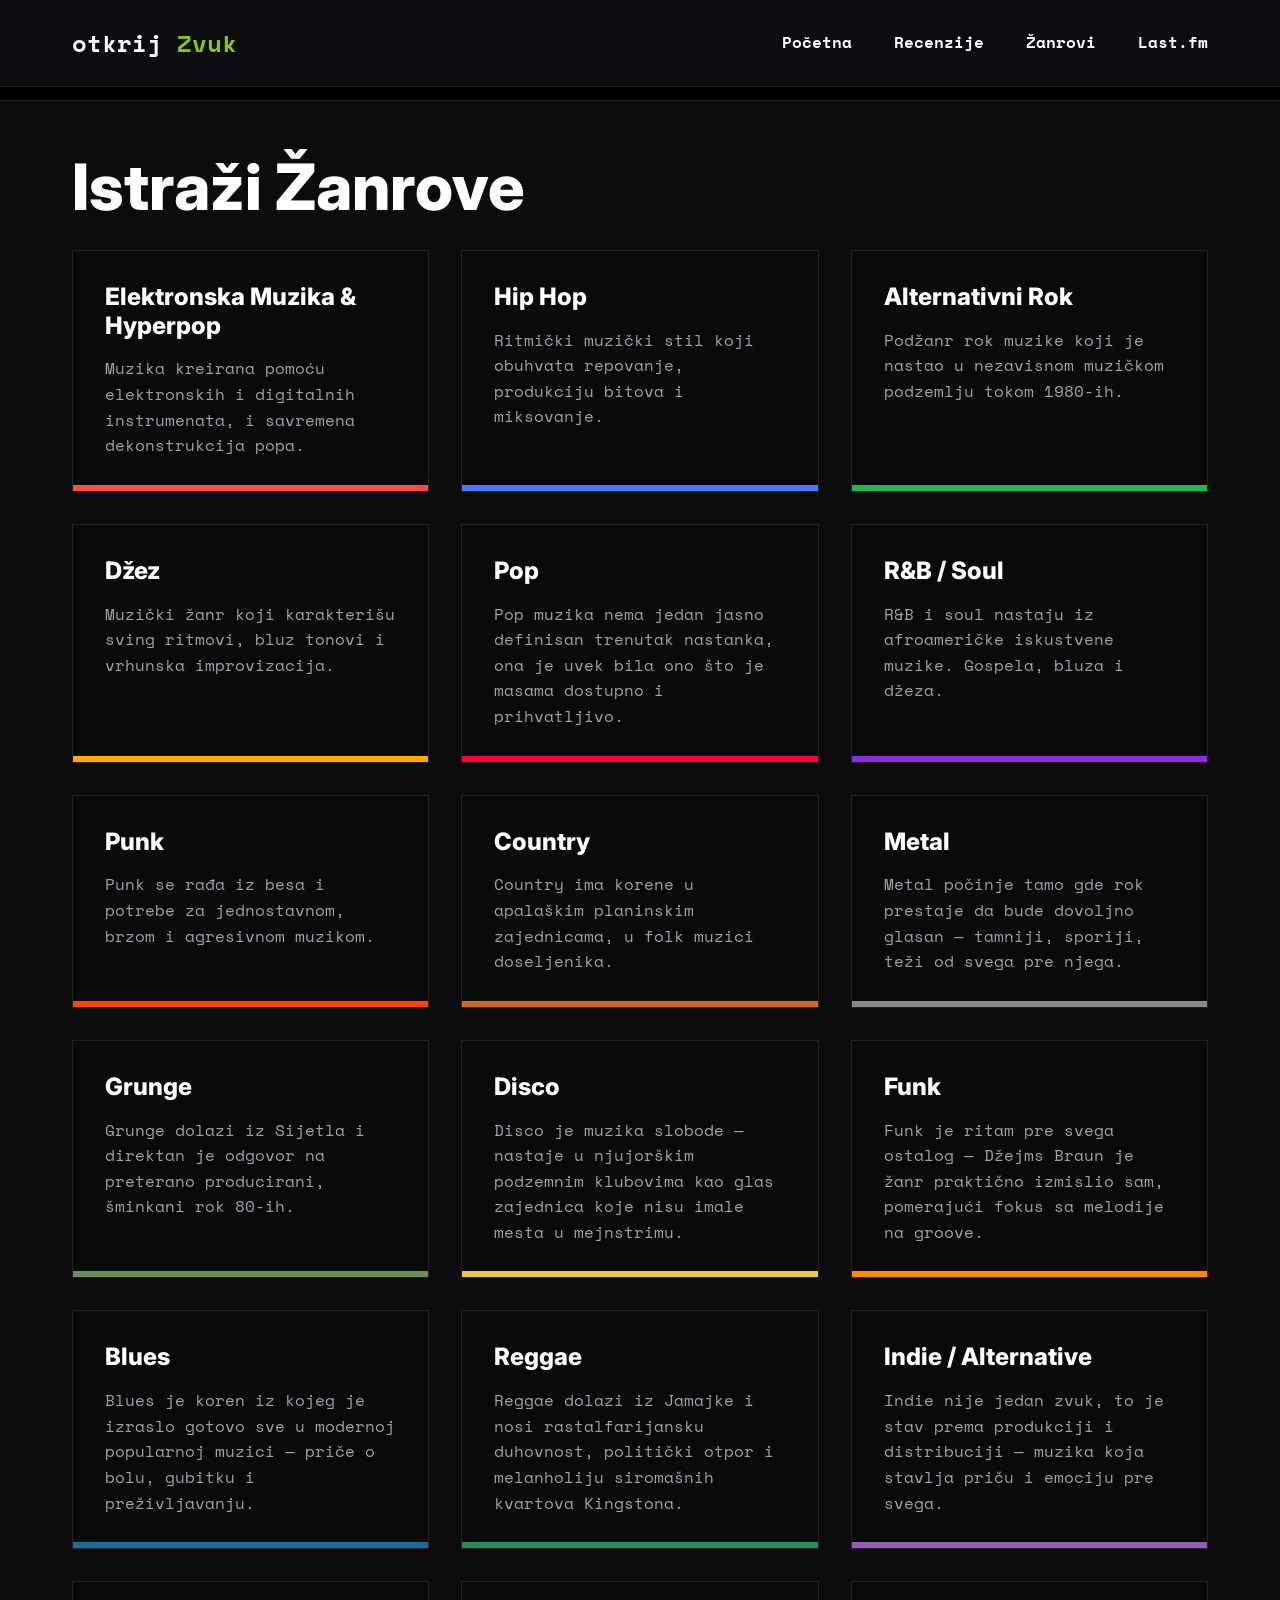
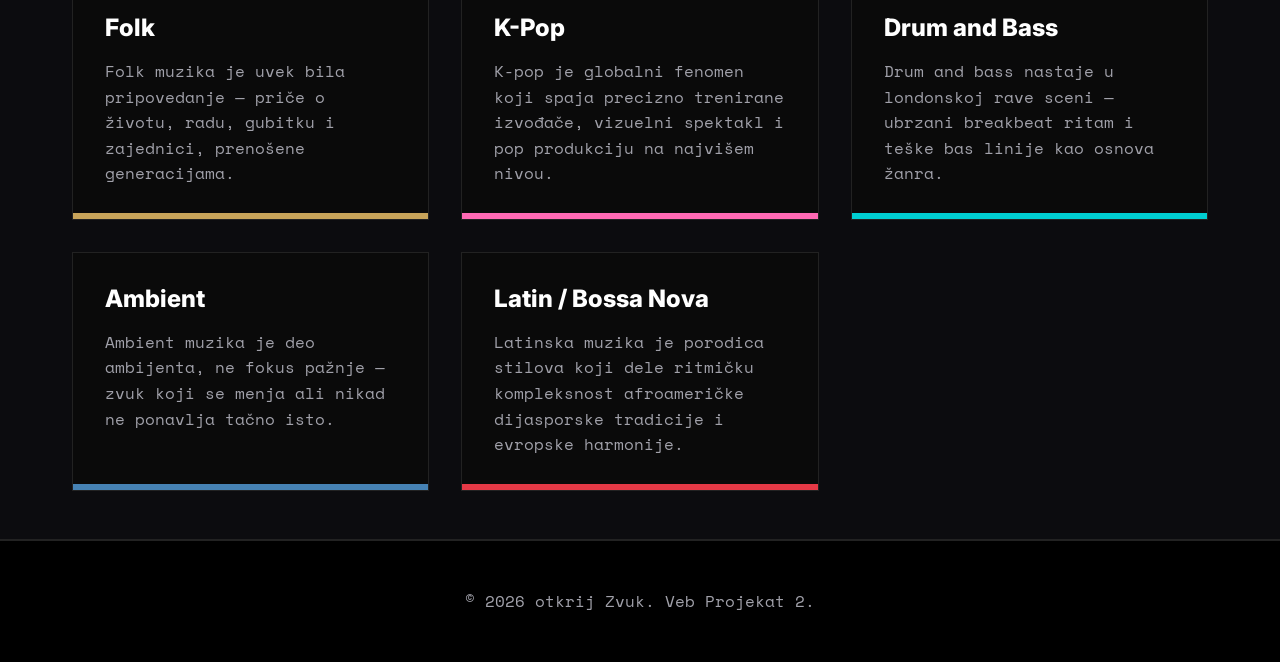
<file: genres.html>
<!DOCTYPE html>
<html lang="sr">
<head>
    <meta charset="UTF-8">
    <link rel="icon" type="image/svg+xml" href="otkrij-zvuk-favicon.svg">
    <meta name="viewport" content="width=device-width, initial-scale=1.0">
    <meta name="description" content="otkrij Zvuk - Istražite razne muzičke žanrove, od popa, hip hopa do klasike.">
    <title>otkrij Zvuk | Žanrovi</title>
    <link rel="preconnect" href="https://fonts.googleapis.com">
    <link rel="preconnect" href="https://fonts.gstatic.com" crossorigin>
    <link href="https://fonts.googleapis.com/css2?family=Inter:wght@400;600;800&family=Playfair+Display:ital,wght@0,700;1,400&family=Space+Mono:ital,wght@0,400;0,700;1,400&display=swap" rel="stylesheet">
    <link rel="stylesheet" href="./css/style.css">
</head>
<body>
    <header class="navbar">
        <div class="container nav-content">
            <a href="index.html" class="logo">otkrij <span>Zvuk</span></a>
            <button class="hamburger" aria-label="Menu">
                <span></span>
                <span></span>
                <span></span>
            </button>
            <nav class="nav-links">
                <a href="index.html">Početna</a>
                <a href="index.html#recenzije">Recenzije</a>
                <a href="index.html#zanrovi">Žanrovi</a>
                <a href="index.html#lastfm">Last.fm</a>
            </nav>
        </div>
    </header>

    <main style="padding-top: 100px; min-height: 80vh;">
        <section class="section section-alt">
            <div class="container">
                <h1 class="section-title">Istraži Žanrove</h1>
                <div class="genres-grid" id="genresContainer">
                    <div class="loading-state">Učitavanje žanrova...</div>
                </div>
            </div>
        </section>
    </main>

    <footer class="footer">
        <div class="container footer-content">
            <p>&copy; 2026 otkrij Zvuk. Veb Projekat 2.</p>
        </div>
    </footer>

    <script src="./js/app.js"></script>
</body>
</html>
</file>
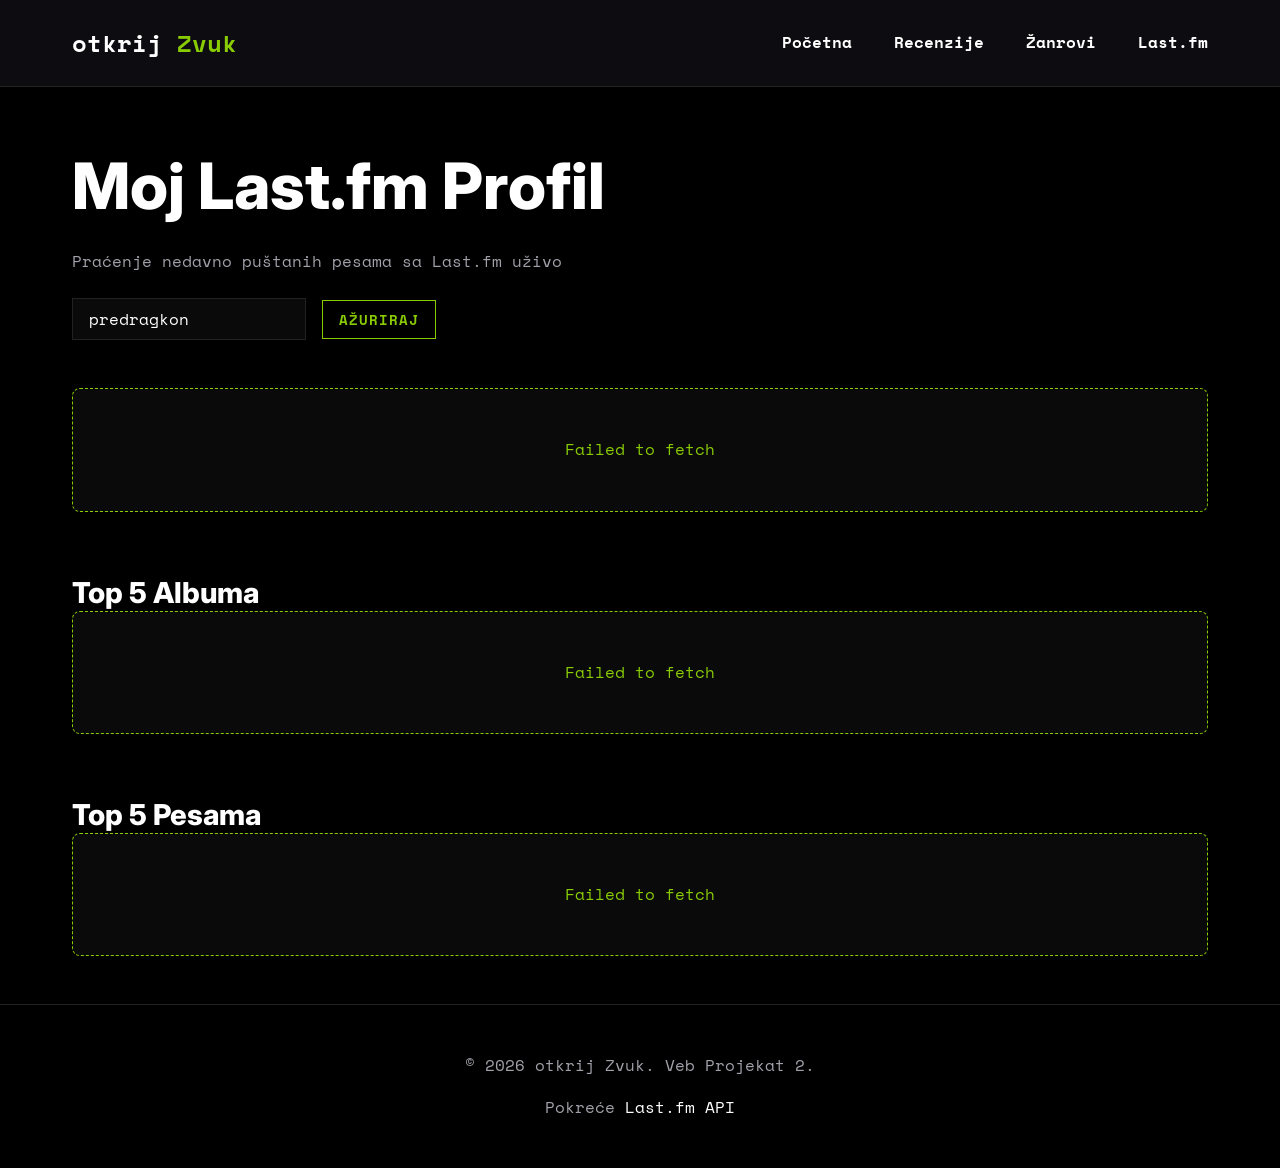
<file: lastfm.html>
<!DOCTYPE html>
<html lang="sr">
<head>
    <meta charset="UTF-8">
    <link rel="icon" type="image/svg+xml" href="otkrij-zvuk-favicon.svg">
    <meta name="viewport" content="width=device-width, initial-scale=1.0">
    <meta name="description" content="otkrij Zvuk - Pogledajte moju Last.fm statistiku, top pesme i albume kroz interaktivni API.">
    <title>otkrij Zvuk | Last.fm Profil</title>
    <link rel="preconnect" href="https://fonts.googleapis.com">
    <link rel="preconnect" href="https://fonts.gstatic.com" crossorigin>
    <link href="https://fonts.googleapis.com/css2?family=Inter:wght@400;600;800&family=Playfair+Display:ital,wght@0,700;1,400&family=Space+Mono:ital,wght@0,400;0,700;1,400&display=swap" rel="stylesheet">
    <link rel="preload" href="./css/style.css" as="style">
    <link rel="stylesheet" href="./css/style.css">
</head>
<body>
    <header class="navbar">
        <div class="container nav-content">
            <a href="index.html" class="logo">otkrij <span>Zvuk</span></a>
            <button class="hamburger" aria-label="Menu">
                <span></span>
                <span></span>
                <span></span>
            </button>
            <nav class="nav-links">
                <a href="index.html">Početna</a>
                <a href="index.html#recenzije">Recenzije</a>
                <a href="index.html#zanrovi">Žanrovi</a>
                <a href="index.html#lastfm">Last.fm</a>
            </nav>
        </div>
    </header>

    <main style="padding-top: 100px; min-height: 80vh;">
        <section class="section">
            <div class="container">
                <div class="lastfm-header">
                    <h1 class="section-title">Moj Last.fm Profil</h1>
                    <p class="lastfm-subtitle">Praćenje nedavno puštanih pesama sa Last.fm uživo</p>
                    
                    <div class="username-picker">
                        <input type="text" id="lastfmUser" value="predragkon" placeholder="Unesite Last.fm Korisničko Ime">
                        <button id="updateUserBtn" class="btn btn-primary btn-sm">Ažuriraj</button>
                    </div>
                </div>

                <div class="recent-tracks-list" id="lastfmContainer">
                    <div class="loading-state">Učitavanje nedavnih pesama...</div>
                </div>

                <h3 class="section-title" style="font-size: 1.8rem; margin-top: 4rem;">Top 5 Albuma</h3>
                <div class="lastfm-grid" id="lastfmTopAlbums">
                    <div class="loading-state">Učitavanje top albuma...</div>
                </div>

                <h3 class="section-title" style="font-size: 1.8rem; margin-top: 4rem;">Top 5 Pesama</h3>
                <div class="lastfm-grid" id="lastfmTopTracks">
                    <div class="loading-state">Učitavanje top pesama...</div>
                </div>
            </div>
        </section>
    </main>

    <footer class="footer">
        <div class="container footer-content">
            <p>&copy; 2026 otkrij Zvuk. Veb Projekat 2.</p>
            <p>Pokreće <a href="https://www.last.fm" target="_blank">Last.fm API</a></p>
        </div>
    </footer>

    <link rel="preload" as="script" href="./js/app.js?v=2">
    <script src="./js/app.js?v=2" defer></script>
</body>
</html>
</file>
<file: css/style.css>
:root {
    --bg-dark: #000000;
    --surface: #0a0a0a;
    --surface-hover: #141414;
    --primary: #89CC04;
    --secondary: #2E8B57;
    --third: #0a0a0a;
    --text-primary: #ffffff;
    --text-secondary: #a1a1aa;
    --border: #222222;
}

* {
    margin: 0;
    padding: 0;
    box-sizing: border-box;
    font-family: 'Space Mono', monospace;
}

body {
    background-color: var(--bg-dark);
    color: var(--text-primary);
    line-height: 1.6;
    overflow-x: hidden;
}

.container {
    max-width: 1200px;
    margin: 0 auto;
    padding: 0 2rem;
}

h1, h2, h3, h4 {
    font-family: 'Inter', sans-serif;
    font-weight: 800;
    line-height: 1.2;
}

h1 {
    font-size: 4rem;
    margin-bottom: 1.5rem;
}

h2.section-title {
    font-size: 2.5rem;
    margin-bottom: 2rem;
    position: relative;
    display: inline-block;
}

h2.section-title::after {
    content: '';
    position: absolute;
    bottom: -10px;
    left: 0;
    width: 60px;
    height: 4px;
    background-color: var(--primary);
}

a {
    color: var(--text-primary);
    text-decoration: none;
    transition: color 0.3s ease;
}

.btn {
    display: inline-block;
    padding: 1rem 2rem;
    border-radius: 0;
    font-weight: 600;
    cursor: pointer;
    transition: all 0.3s ease;
    border: 1px solid var(--primary);
    font-size: 1rem;
    text-transform: uppercase;
    letter-spacing: 1px;
}

.btn:hover {
    transform: translateY(-2px);
    box-shadow: 0 0 15px rgba(137,204,4,0.4);
    background-color: var(--primary);
    color: var(--bg-dark);
}

.btn-primary {
    background-color: transparent;
    color: var(--primary);
}

.btn-secondary {
    background-color: transparent;
    color: var(--text-primary);
    border: 1px solid var(--border);
}

.btn-secondary:hover {
    border-color: var(--text-primary);
    background-color: transparent;
    color: var(--text-primary);
    box-shadow: 0 0 15px rgba(255,255,255,0.2);
}

.btn-sm {
    padding: 0.5rem 1rem;
    font-size: 0.9rem;
}

.navbar {
    position: fixed;
    top: 0;
    left: 0;
    width: 100%;
    background-color: rgba(15, 15, 19, 0.9);
    backdrop-filter: blur(10px);
    border-bottom: 1px solid var(--border);
    z-index: 1000;
    padding: 1.5rem 0;
}

.nav-content {
    display: flex;
    justify-content: space-between;
    align-items: center;
}

.logo {
    font-size: 1.5rem;
    font-weight: 800;
}

.logo span {
    color: var(--primary);
}

.nav-links a {
    margin-left: 2rem;
    font-weight: 600;
}

.nav-links a:hover {
    color: var(--primary);
}

.hamburger {
    display: none;
    flex-direction: column;
    justify-content: space-around;
    width: 2rem;
    height: 2rem;
    background: transparent;
    border: none;
    cursor: pointer;
    padding: 0;
    z-index: 1010;
}

.hamburger span {
    width: 2rem;
    height: 0.25rem;
    background: var(--text-primary);
    border-radius: 10px;
    transition: all 0.3s linear;
    position: relative;
    transform-origin: 1px;
}

.hero {
    min-height: 100vh;
    display: flex;
    align-items: center;
    position: relative;
    padding-top: 80px;
    overflow: hidden;
    background-color: var(--bg-dark);
}

#heroCanvas {
    position: absolute;
    inset: 0;
    width: 100%;
    height: 100%;
    pointer-events: none;
    z-index: 0;
}

.hero-content {
    max-width: 800px;
    position: relative;
    z-index: 10;
}

.hero-content p {
    font-size: 1.2rem;
    color: var(--text-secondary);
    margin-bottom: 2.5rem;
}

.hero-desc {
    font-size: 1.2rem;
    color: var(--text-secondary);
    margin-bottom: 2rem;
    line-height: 1.6;
}

.hero-actions {
    display: flex;
    gap: 1.5rem;
}

.shape {
    position: absolute;
    bottom: 0;
    width: 60px;
    background-color: transparent;
    border: 2px solid var(--primary);
    box-shadow: 0 0 15px rgba(137, 204, 4, 0.3), inset 0 0 15px rgba(137, 204, 4, 0.1);
    z-index: 1;
    opacity: 0.3;
    animation: equalizer 1s infinite alternate ease-in-out;
    transform-origin: bottom;
}

.shape-1 { left: 15%; height: 300px; animation-duration: 0.8s; animation-delay: 0.1s;}
.shape-2 { left: 45%; height: 500px; animation-duration: 1.2s; animation-delay: 0.5s; }
.shape-3 { left: 75%; height: 250px; animation-duration: 0.9s; animation-delay: 0.2s;}

@keyframes equalizer {
    0% { transform: scaleY(0.4); }
    100% { transform: scaleY(1.1); }
}

.centered-link {
    display: inline-flex;
    align-items: center;
    margin-top: 2rem;
    padding: 0.8rem 2rem;
    font-weight: 600;
    color: var(--primary);
    text-decoration: none;
    border: 1px solid var(--primary);
    border-radius: 0;
    transition: all 0.3s ease;
    justify-content: center;
    width: max-content;
    position: relative;
    left: 50%;
    transform: translateX(-50%);
    text-transform: uppercase;
    letter-spacing: 1px;
}

.centered-link:hover {
    background-color: var(--primary);
    color: var(--bg-dark);
    transform: translate(-50%, -2px);
    box-shadow: 0 0 15px rgba(137, 204, 4, 0.4);
}

.section {
    padding: 3rem 0;
    scroll-margin-top: 90px;
}

.section-alt {
    background-color: rgba(30, 30, 38, 0.4);
    border-top: 1px solid var(--border);
    border-bottom: 1px solid var(--border);
}

.reviews-grid, .genres-grid, .tribute-grid {
    display: grid;
    grid-template-columns: repeat(auto-fill, minmax(280px, 1fr));
    gap: 2rem;
}

.lastfm-grid {
    display: grid;
    grid-template-columns: repeat(auto-fill, minmax(200px, 1fr));
    gap: 1.5rem;
}

.recent-tracks-list {
    display: flex;
    flex-direction: column;
    gap: 1rem;
}

.card {
    background-color: var(--surface);
    border-radius: 0;
    overflow: hidden;
    transition: transform 0.3s ease, border-color 0.3s ease, box-shadow 0.3s ease;
    border: 1px solid var(--border);
    display: flex;
    flex-direction: column;
}

.card:hover {
    transform: translateY(-8px);
    background-color: var(--surface-hover);
    border-color: var(--primary);
    box-shadow: 0 0 20px rgba(137,204,4,0.15);
}

.card-img {
    width: 100%;
    aspect-ratio: 1/1;
    object-fit: cover;
    background-color: #333;
}

.card-content {
    padding: 1.5rem;
    flex: 1;
    display: flex;
    flex-direction: column;
}

.card-title {
    font-size: 1.2rem;
    margin-bottom: 0.5rem;
}

.card-subtitle {
    color: var(--primary);
    font-weight: 600;
    font-size: 0.9rem;
    margin-bottom: 1rem;
    text-transform: uppercase;
    letter-spacing: 1px;
}

.card-desc {
    color: var(--text-secondary);
    font-size: 0.95rem;
}

.card-rating {
    margin-top: auto;
    padding-top: 1rem;
    color: #ffaa00;
    font-weight: bold;
}

.genre-card {
    padding: 2rem;
    position: relative;
    overflow: hidden;
    height: 100%;
}

.genre-title {
    font-size: 1.5rem;
    margin-bottom: 1rem;
    position: relative;
    z-index: 2;
}

.genre-desc {
    color: var(--text-secondary);
    position: relative;
    z-index: 2;
}

.genre-decoration {
    position: absolute;
    bottom: 0;
    left: 0;
    width: 100%;
    height: 6px;
}

.lastfm-header {
    display: flex;
    flex-direction: column;
    margin-bottom: 3rem;
}

.lastfm-subtitle {
    color: var(--text-secondary);
    margin-bottom: 1.5rem;
}

.section-desc {
    color: var(--text-secondary);
    margin-bottom: 2rem;
    font-size: 1.1rem;
    line-height: 1.6;
}

.username-picker {
    display: flex;
    gap: 1rem;
    align-items: center;
}

.username-picker input {
    background-color: var(--surface);
    border: 1px solid var(--border);
    color: var(--text-primary);
    padding: 0.5rem 1rem;
    border-radius: 0;
    font-size: 1rem;
    outline: none;
    transition: border-color 0.3s ease, box-shadow 0.3s ease;
}

.username-picker input:focus {
    border-color: var(--primary);
    box-shadow: 0 0 10px rgba(137,204,4,0.2);
}

.track-item {
    display: flex;
    align-items: center;
    background-color: var(--surface);
    padding: 1rem;
    border-radius: 0;
    border: 1px solid var(--border);
    transition: background-color 0.2s ease, transform 0.2s ease, border-left-color 0.2s ease;
}

.track-item:hover {
    background-color: var(--surface-hover);
    border-left: 4px solid var(--primary);
    transform: translateX(4px);
}

.track-img {
    width: 60px;
    height: 60px;
    border-radius: 0;
    margin-right: 1rem;
    background-color: #333;
    object-fit: cover;
}

.track-info {
    flex: 1;
}

.track-name {
    font-weight: 600;
    margin-bottom: 0.25rem;
}

.track-artist {
    color: var(--text-secondary);
    font-size: 0.9rem;
}

.track-time {
    font-size: 0.8rem;
    color: var(--secondary);
    margin-top: 0.25rem;
}

.loading-state, .error-state {
    grid-column: 1 / -1;
    text-align: center;
    padding: 3rem;
    color: var(--text-secondary);
    background-color: var(--surface);
    border-radius: 8px;
    border: 1px dashed var(--border);
}

.error-state {
    color: var(--primary);
    border-color: var(--primary);
}

.footer {
    background-color: var(--bg-dark);
    padding: 3rem 0;
    border-top: 1px solid var(--border);
    text-align: center;
}

.footer-content {
    display: flex;
    flex-direction: column;
    align-items: center;
    gap: 1rem;
}

.footer-content p {
    color: var(--text-secondary);
}

@media (max-width: 768px) {
    h1 {
        font-size: 2.5rem;
    }
    .hero-actions {
        flex-direction: column;
    }
    .hamburger {
        display: flex;
    }
    .nav-links {
        display: flex;
        flex-direction: column;
        justify-content: center;
        align-items: center;
        background: rgba(15, 15, 19, 0.98);
        position: absolute;
        top: 0;
        left: -100%;
        width: 100%;
        height: 100vh;
        transition: left 0.3s ease;
        z-index: 1005;
    }
    .nav-links.active {
        left: 0;
    }
    .nav-links a {
        margin: 1.5rem 0;
        font-size: 1.5rem;
    }
    .hamburger.active span:first-child {
        transform: rotate(45deg);
    }
    .hamburger.active span:nth-child(2) {
        opacity: 0;
    }
    .hamburger.active span:nth-child(3) {
        transform: rotate(-45deg);
    }
}

.welcome-overlay {
    position: fixed;
    inset: 0;
    z-index: 9999;
    background-color: var(--bg-dark);
    background-image:
        linear-gradient(rgba(137, 204, 4, 0.04) 1px, transparent 1px),
        linear-gradient(90deg, rgba(137, 204, 4, 0.04) 1px, transparent 1px);
    background-size: 40px 40px;
    display: flex;
    align-items: center;
    justify-content: center;
    text-align: center;
    opacity: 1;
    transition: opacity 0.8s ease;
    pointer-events: all;
}

.welcome-overlay.is-hiding {
    opacity: 0;
    pointer-events: none;
}

.welcome-overlay.is-hidden {
    display: none;
}

.welcome-overlay__inner {
    max-width: 560px;
    padding: 2rem;
    display: flex;
    flex-direction: column;
    align-items: center;
    gap: 1.25rem;
}

.welcome-overlay__eyebrow {
    font-family: 'Space Mono', monospace;
    font-size: 0.85rem;
    letter-spacing: 4px;
    text-transform: uppercase;
    color: var(--text-secondary);
}

.welcome-overlay__title {
    font-family: 'Inter', sans-serif;
    font-weight: 800;
    font-size: clamp(3rem, 8vw, 5.5rem);
    line-height: 1.1;
    margin-bottom: 0;
    color: var(--text-primary);
}

.welcome-overlay__title span {
    color: var(--primary);
}

.welcome-overlay__subtitle {
    font-family: 'Playfair Display', serif;
    font-style: italic;
    font-size: clamp(1rem, 2.5vw, 1.4rem);
    color: var(--text-secondary);
}

.welcome-overlay__btn {
    margin-top: 1rem;
    font-size: 0.9rem;
    animation: overlayBtnPulse 2.5s ease-in-out infinite;
}

.welcome-overlay__btn:active {
    animation: none;
}

@keyframes overlayBtnPulse {
    0%, 100% { box-shadow: 0 0 0 0 rgba(137, 204, 4, 0); }
    50%       { box-shadow: 0 0 20px 4px rgba(137, 204, 4, 0.35); }
}
</file>
